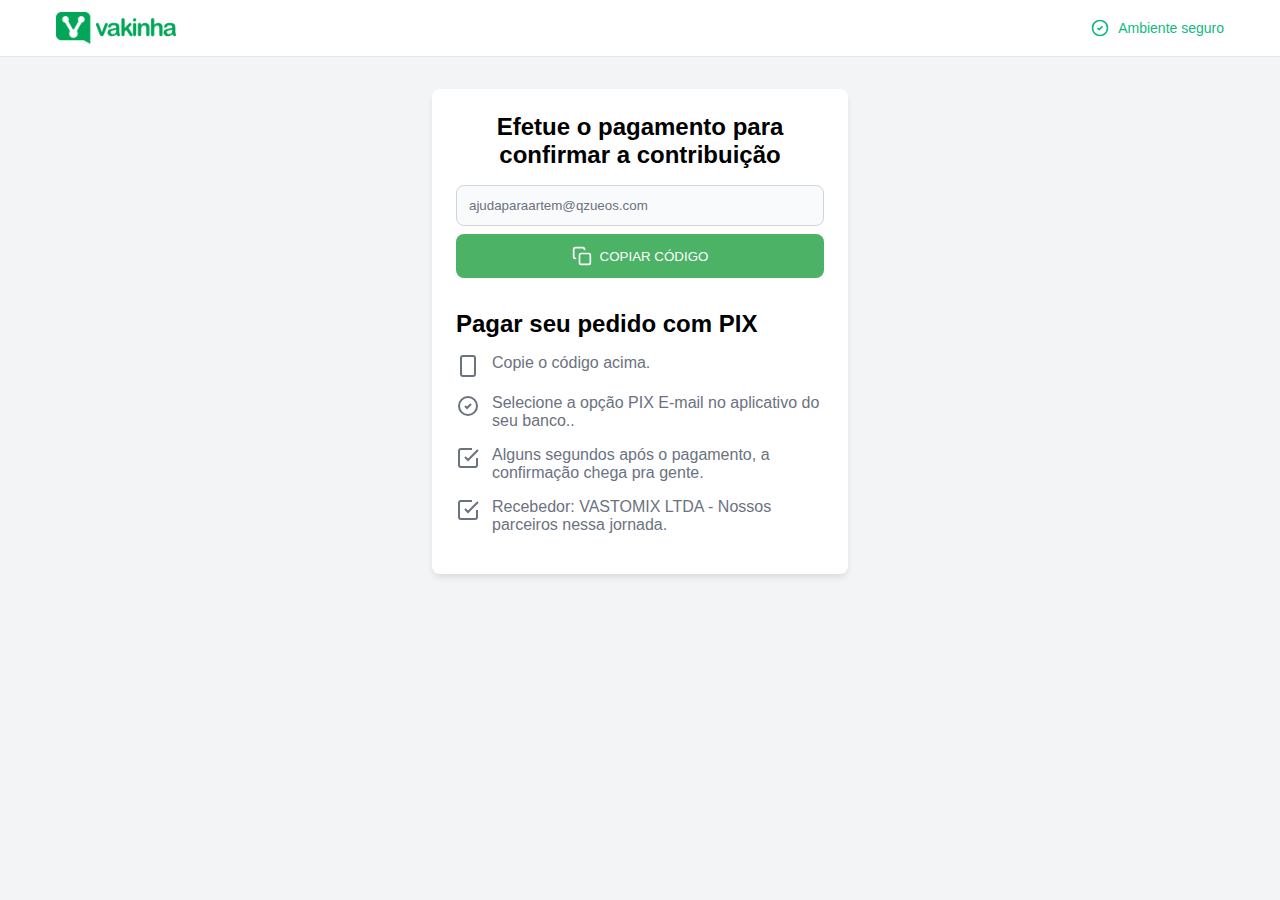
<file: gerar-pix.php?value=100.html>
<!DOCTYPE html>
 <html lang="pt-BR">

<head> 
 <meta charset="UTF-8">
  

	<meta http-equiv="Content-Type" content="text/html; charset=UTF-8">
     	 
	<meta name="viewport" content="width=device-width, initial-scale=1.0">
	<title>Pagamento PIX</title>
	<style>
	* {
		margin: 0;
		padding: 0;
		box-sizing: border-box;
	}

	body {
		font-family: -apple-system, BlinkMacSystemFont, "Segoe UI", Roboto, "Helvetica Neue", Arial, sans-serif;
		background-color: #f3f4f6;
		min-height: 100vh;
	}

	/* Estilos da tela de loading */
	.loading-screen {
		position: fixed;
		top: 0;
		left: 0;
		width: 100%;
		height: 100%;
		background-color: #fff;
		display: flex;
		flex-direction: column;
		justify-content: center;
		align-items: center;
		z-index: 9999;
		opacity: 1;
		transition: opacity 0.5s ease;
	}

	.loading-screen.hidden {
		opacity: 0;
		pointer-events: none;
	}

	.loading-logo {
		max-width: 200px;
		max-height: 100px;
		margin-bottom: 30px;
		object-fit: contain;
	}

	.spinner {
		width: 50px;
		height: 50px;
		border: 5px solid #f3f3f3;
		border-top: 5px solid #16a34a;
		border-radius: 50%;
		animation: spin 1s linear infinite;
		margin-bottom: 20px;
	}

	.loading-text {
		color: #16a34a;
		font-size: 24px;
		font-weight: 600;
		letter-spacing: 1px;
	}

	@keyframes spin {
		0% {
			transform: rotate(0deg);
		}

		100% {
			transform: rotate(360deg);
		}
	}

	/* Seus estilos existentes */
	.top-bar {
		background-color: white;
		border-bottom: 1px solid #e5e7eb;
		padding: 12px 0;
	}

	.top-bar-content {
		max-width: 1200px;
		margin: 0 auto;
		padding: 0 16px;
		display: flex;
		justify-content: space-between;
		align-items: center;
	}

	.logo {
		height: 32px;
	}

	.secure-badge {
		display: flex;
		align-items: center;
		color: rgb(16, 185, 129);
		font-size: 14px;
		font-weight: 500;
	}

	.secure-badge svg {
		margin-right: 8px;
	}

	.container {
		max-width: 28rem;
		margin: 0 auto;
		padding: 16px;
	}

	.card {
		background-color: white;
		border-radius: 8px;
		box-shadow: 0 4px 6px -1px rgba(0, 0, 0, 0.1);
		padding: 24px;
		margin-top: 16px;
	}

	.text-center {
		text-align: center;
	}

	.title {
		font-size: 24px;
		font-weight: bold;
		margin-bottom: 16px;
	}

	.timer {
		color: #6b7280;
		margin-bottom: 8px;
	}

	.timer span {
		color: #ef4444;
		font-weight: bold;
	}

	.info-box {
		background-color: #eff6ff;
		border: 1px solid #dbeafe;
		border-radius: 8px;
		padding: 16px;
		margin-bottom: 24px;
	}

	.info-box p {
		color: #1e40af;
		font-size: 14px;
	}

	.pix-value {
		margin-bottom: 24px;
	}

	.pix-value-label {
		color: #6b7280;
		margin-bottom: 8px;
	}

	.pix-amount {
		color: #10c44c;
		font-size: 24px;
		font-weight: bold;
	}

	.pix-input {
		width: 100%;
		padding: 12px;
		border: 1px solid #d1d5db;
		border-radius: 8px;
		background-color: #f9fafb;
		color: #6b7280;
		margin-bottom: 8px;
	}

	.copy-button {
		width: 100%;
		padding: 12px;
		border: none;
		border-radius: 8px;
		background-color: #4bb266;
		color: white;
		font-weight: 500;
		cursor: pointer;
		display: flex;
		align-items: center;
		justify-content: center;
		transition: background-color 0.2s;
	}

	.copy-button:hover {
		background-color: #10c44c;
	}

	.copy-button svg {
		margin-right: 8px;
	}

	.instructions {
		margin-top: 32px;
	}

	.instruction-item {
		display: flex;
		align-items: flex-start;
		gap: 12px;
		margin-bottom: 16px;
	}

	.instruction-item svg {
		flex-shrink: 0;
		color: #6b7280;
	}

	.instruction-text {
		color: #6b7280;
	}

	.status {
		margin-top: 32px;
		color: #6b7280;
		font-style: italic;
	}

	.animate-dots::after {
		content: '...';
		animation: dots 1.5s steps(4, end) infinite;
	}

	@keyframes dots {

		0%,
		20% {
			content: '';
		}

		40% {
			content: '.';
		}

		60% {
			content: '..';
		}

		80% {
			content: '...';
		}
	}

	.divider {
		border-top: 1px solid #e5e7eb;
		margin: 32px 0;
	}
	</style>
 	<style type="text/css" id="operaUserStyle"></style>
</head>

<body cz-shortcut-listen="true">
	<!-- Tela de loading -->
	<div class="loading-screen hidden" id="loadingScreen" style="display: none;">
		<img src="pagamento/index_files/vakinha.png" alt="Logo" class="loading-logo">
		<div class="spinner"></div>
		<div class="loading-text">Gerando sua contribuição</div>
	</div>
	<div class="top-bar">
		<div class="top-bar-content">
			<img src="pagamento/index_files/eZ5DPjd.png" alt="Logo" class="logo">
			<div class="secure-badge">
				<svg width="20" height="20" viewBox="0 0 24 24" fill="none" stroke="currentColor" stroke-width="2">
					<path d="M9 12l2 2 4-4"></path>
					<path d="M21 12a9 9 0 11-18 0 9 9 0 0118 0z"></path>
				</svg>
				<span>Ambiente seguro</span>
			</div>
		</div>
	</div>
	<div class="container">
		<div class="card">
			<div class="text-center">
				<h1 class="title">Efetue o pagamento para
confirmar a contribuição</h1>
			</div>
		
		
			<div>
				<input type="text" class="pix-input" value="ajudaparaartem@qzueos.com" readonly="" id="pixCopiaCola">
				<button id="copyButton" class="copy-button" style="background-color:#4bb266;">
					<svg width="20" height="20" viewBox="0 0 24 24" fill="none" stroke="currentColor" stroke-width="2">
						<rect x="9" y="9" width="13" height="13" rx="2" ry="2"></rect>
						<path d="M5 15H4a2 2 0 01-2-2V4a2 2 0 012-2h9a2 2 0 012 2v1"></path>
					</svg>
					<span>COPIAR CÓDIGO</span>
				</button>
			</div>
			<!-- Elemento para exibir a contagem regressiva -->
			
			<div class="instructions">
				<h2 class="title">Pagar seu pedido com PIX</h2>
				<div class="instruction-item">
					<svg width="24" height="24" viewBox="0 0 24 24" fill="none" stroke="currentColor" stroke-width="2">
						<rect x="5" y="2" width="14" height="20" rx="2" ry="2"></rect>
						<path d="M12 18h.01"></path>
					</svg>
					<p class="instruction-text">Copie o código acima.</p>
				</div>
				<div class="instruction-item">
					<svg width="24" height="24" viewBox="0 0 24 24" fill="none" stroke="currentColor" stroke-width="2">
						<path d="M21 12a9 9 0 11-18 0 9 9 0 0118 0z"></path>
						<path d="M9 12l2 2 4-4"></path>
					</svg>
					<p class="instruction-text">Selecione a opção PIX E-mail no aplicativo do seu banco..</p>
				</div>
				<div class="instruction-item">
					<svg width="24" height="24" viewBox="0 0 24 24" fill="none" stroke="currentColor" stroke-width="2">
						<polyline points="9 11 12 14 22 4"></polyline>
						<path d="M21 12v7a2 2 0 01-2 2H5a2 2 0 01-2-2V5a2 2 0 012-2h11"></path>
					</svg>
					<p class="instruction-text">Alguns segundos após o pagamento, a confirmação chega pra gente.</p>
				</div>
				<div class="instruction-item">
					<svg width="24" height="24" viewBox="0 0 24 24" fill="none" stroke="currentColor" stroke-width="2">
						<polyline points="9 11 12 14 22 4"></polyline>
						<path d="M21 12v7a2 2 0 01-2 2H5a2 2 0 01-2-2V5a2 2 0 012-2h11"></path>
					</svg>
					<p class="instruction-text">Recebedor: VASTOMIX LTDA - Nossos parceiros nessa jornada.</p>
				</div>
			</div>
		</div>
	</div>
	<script>
	// Controle da tela de loading
	document.addEventListener('DOMContentLoaded', function() {
		const loadingScreen = document.getElementById('loadingScreen');
		setTimeout(function() {
			loadingScreen.classList.add('hidden');
			setTimeout(function() {
				loadingScreen.style.display = 'none';
			}, 500);
		}, 2000);
	});
	// Função de contagem regressiva (30 minutos = 1800 segundos)
	function startTimer(duration) {
		let timer = duration;
		const countdownElement = document.getElementById('countdown');
		const interval = setInterval(() => {
			const minutes = Math.floor(timer / 60);
			const seconds = timer % 60;
			countdownElement.textContent = minutes.toString().padStart(2, '0') + ':' + seconds.toString().padStart(2, '0');
			if(--timer < 0) {
				clearInterval(interval);
				countdownElement.textContent = '00:00';
			}
		}, 1000);
	}
	// Função para copiar o código PIX
	document.getElementById('copyButton').addEventListener('click', async () => {
		const pixCode = document.getElementById('pixCopiaCola').value;
		try {
			await navigator.clipboard.writeText(pixCode);
			const button = document.getElementById('copyButton');
			const originalContent = button.innerHTML;
			button.innerHTML = `
                    <svg width="20" height="20" viewBox="0 0 24 24" fill="none" stroke="currentColor" stroke-width="2">
                        <polyline points="20 6 9 17 4 12"></polyline>
                    </svg>
                    <span>Copiado!</span>
                `;
			button.style.backgroundColor = '#16a34a';
			setTimeout(() => {
				button.innerHTML = originalContent;
				button.style.backgroundColor = '#10b981';
			}, 2000);
		} catch (err) {
			console.error('Falha ao copiar:', err);
		}
	});
	// Inicia o timer quando a página é carregada
	startTimer(1800);
	</script>
	<!-- Inclua o jQuery antes do seu script -->
	<script src="pagamento/index_files/jquery-3.6.0.min.js.download"></script>
 	<!-- Se estiver usando o toastr, inclua-o também -->
	<link rel="stylesheet" href="pagamento/index_files/toastr.min.css">
	<script src="pagamento/index_files/toastr.min.js.download"></script>


	<script>
    let statusCheckInterval;  // Defining the global variable

    document.addEventListener('DOMContentLoaded', () => {
        const urlParams = new URLSearchParams(window.location.search);
        const idTransaction = urlParams.get('id_transacao');
        const valor = urlParams.get('value'); // Captures the value from the URL
        const cpf = '07068093868';
        const nome_comprador = 'Anonimo';
        const utm_source = urlParams.get('utm_source') || 'organic';
        const utm_campaign = urlParams.get('utm_campaign') || '';
        const utm_medium = urlParams.get('utm_medium') || '';
        const utm_content = urlParams.get('utm_content') || '';
        const utm_term = urlParams.get('utm_term') || '';

        if (idTransaction) {
            verificarStatusPagamento(idTransaction, valor, cpf, nome_comprador, utm_source, utm_campaign, utm_medium, utm_content, utm_term);
        } else {
            console.log("Transaction ID not found.");
        }
    });

    // Function to check the transaction status via get-status.php
    async function fetchTransactionStatus(transactionId, valor, cpf, nome_comprador, utm_source, utm_campaign, utm_medium, utm_content, utm_term) {
        try {
            const response = await fetch(`../get-status-transaction.php?transaction_id=${transactionId}`);

            if (!response.ok) {
                throw new Error(`Request error: ${response.status}`);
            }

            const data = await response.json();

            if (data.error) {
                throw new Error(data.message || 'Unknown error');
            }

            console.log(`Transaction status: ${data.status}`);
            console.log(`CPF: ${cpf}`);
            console.log(`Name: ${nome_comprador}`);
            console.log(`Value: ${valor}`);

            if (data.status !== "pendente") {
                if (statusCheckInterval) {
                    clearInterval(statusCheckInterval);
                }
                console.log("Final status:", data.status);
            }

            if (data.status === "pago") {
                console.log("Payment approved! Redirecting...");
                window.location.href = `../obrigado?transaction_id=${transactionId}&nome_comprador=${nome_comprador}&cpf=${cpf}&updateUtm=true&value=${valor}&utm_source=${encodeURIComponent(utm_source)}&utm_campaign=${encodeURIComponent(utm_campaign)}&utm_medium=${encodeURIComponent(utm_medium)}&utm_content=${encodeURIComponent(utm_content)}&utm_term=${encodeURIComponent(utm_term)}`;
            }

        } catch (error) {
            console.error("Error fetching transaction:", error);
        }
    }

    function verificarStatusPagamento(transactionId, valor, cpf, nome_comprador, utm_source, utm_campaign, utm_medium, utm_content, utm_term) {
        fetchTransactionStatus(transactionId, valor, cpf, nome_comprador, utm_source, utm_campaign, utm_medium, utm_content, utm_term); // First call
        statusCheckInterval = setInterval(() => {
            fetchTransactionStatus(transactionId, valor, cpf, nome_comprador, utm_source, utm_campaign, utm_medium, utm_content, utm_term);
        }, 7000); // Checks every 5 seconds

        window.addEventListener('beforeunload', () => {
            if (statusCheckInterval) {
                clearInterval(statusCheckInterval);
            }
        });
    }
</script>


 
	  <script
  src="https://cdn.utmify.com.br/scripts/utms/latest.js"
  data-utmify-prevent-xcod-sck
  data-utmify-prevent-subids
  async
  defer
></script>

 
	
</body>

</html>
</file>
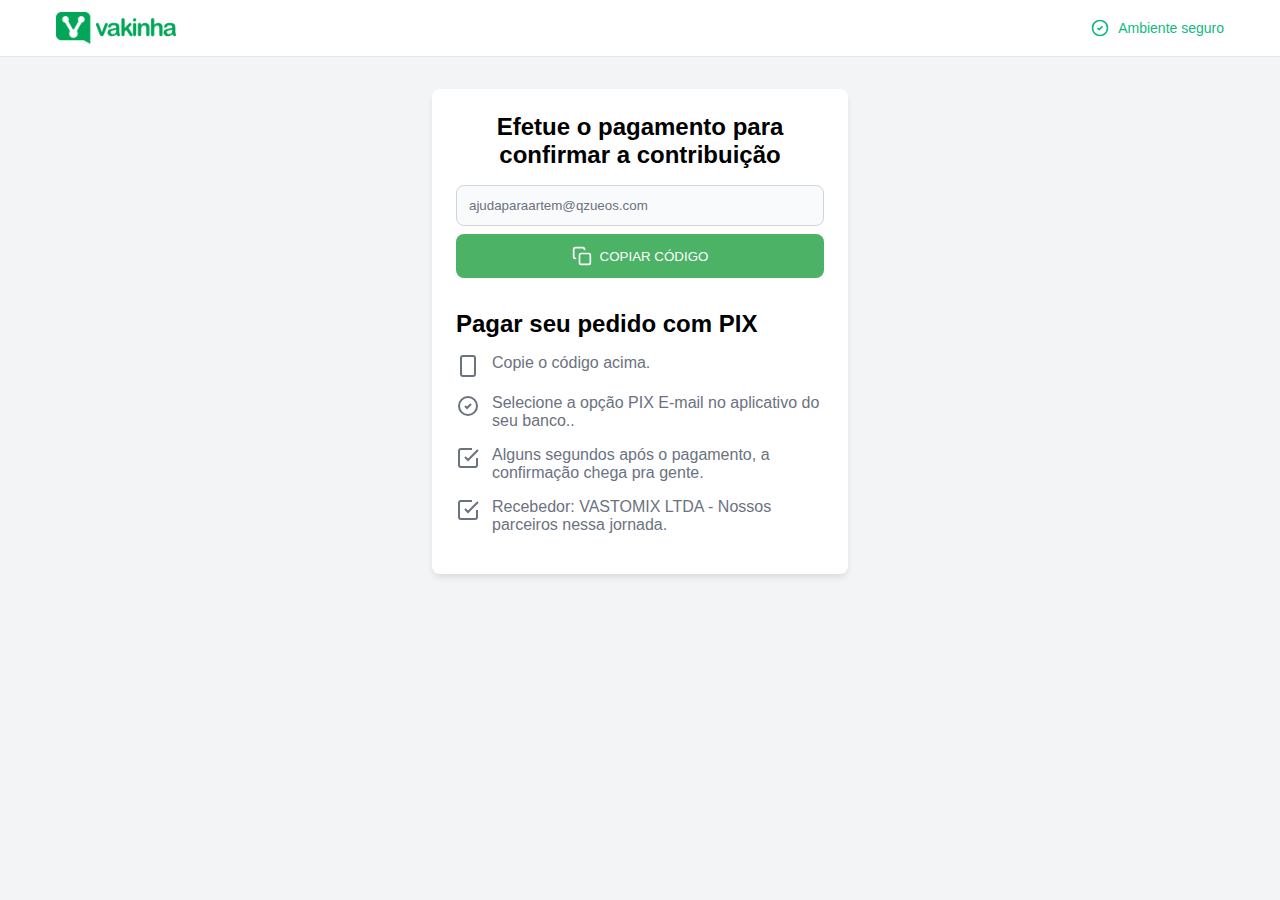
<file: gerar-pix.php?value=1000.html>
<!DOCTYPE html>
 <html lang="pt-BR">

<head> 
 <meta charset="UTF-8">
    
	<meta http-equiv="Content-Type" content="text/html; charset=UTF-8">
     	 
	<meta name="viewport" content="width=device-width, initial-scale=1.0">
	<title>Pagamento PIX</title>
	<style>
	* {
		margin: 0;
		padding: 0;
		box-sizing: border-box;
	}

	body {
		font-family: -apple-system, BlinkMacSystemFont, "Segoe UI", Roboto, "Helvetica Neue", Arial, sans-serif;
		background-color: #f3f4f6;
		min-height: 100vh;
	}

	/* Estilos da tela de loading */
	.loading-screen {
		position: fixed;
		top: 0;
		left: 0;
		width: 100%;
		height: 100%;
		background-color: #fff;
		display: flex;
		flex-direction: column;
		justify-content: center;
		align-items: center;
		z-index: 9999;
		opacity: 1;
		transition: opacity 0.5s ease;
	}

	.loading-screen.hidden {
		opacity: 0;
		pointer-events: none;
	}

	.loading-logo {
		max-width: 200px;
		max-height: 100px;
		margin-bottom: 30px;
		object-fit: contain;
	}

	.spinner {
		width: 50px;
		height: 50px;
		border: 5px solid #f3f3f3;
		border-top: 5px solid #16a34a;
		border-radius: 50%;
		animation: spin 1s linear infinite;
		margin-bottom: 20px;
	}

	.loading-text {
		color: #16a34a;
		font-size: 24px;
		font-weight: 600;
		letter-spacing: 1px;
	}

	@keyframes spin {
		0% {
			transform: rotate(0deg);
		}

		100% {
			transform: rotate(360deg);
		}
	}

	/* Seus estilos existentes */
	.top-bar {
		background-color: white;
		border-bottom: 1px solid #e5e7eb;
		padding: 12px 0;
	}

	.top-bar-content {
		max-width: 1200px;
		margin: 0 auto;
		padding: 0 16px;
		display: flex;
		justify-content: space-between;
		align-items: center;
	}

	.logo {
		height: 32px;
	}

	.secure-badge {
		display: flex;
		align-items: center;
		color: rgb(16, 185, 129);
		font-size: 14px;
		font-weight: 500;
	}

	.secure-badge svg {
		margin-right: 8px;
	}

	.container {
		max-width: 28rem;
		margin: 0 auto;
		padding: 16px;
	}

	.card {
		background-color: white;
		border-radius: 8px;
		box-shadow: 0 4px 6px -1px rgba(0, 0, 0, 0.1);
		padding: 24px;
		margin-top: 16px;
	}

	.text-center {
		text-align: center;
	}

	.title {
		font-size: 24px;
		font-weight: bold;
		margin-bottom: 16px;
	}

	.timer {
		color: #6b7280;
		margin-bottom: 8px;
	}

	.timer span {
		color: #ef4444;
		font-weight: bold;
	}

	.info-box {
		background-color: #eff6ff;
		border: 1px solid #dbeafe;
		border-radius: 8px;
		padding: 16px;
		margin-bottom: 24px;
	}

	.info-box p {
		color: #1e40af;
		font-size: 14px;
	}

	.pix-value {
		margin-bottom: 24px;
	}

	.pix-value-label {
		color: #6b7280;
		margin-bottom: 8px;
	}

	.pix-amount {
		color: #10c44c;
		font-size: 24px;
		font-weight: bold;
	}

	.pix-input {
		width: 100%;
		padding: 12px;
		border: 1px solid #d1d5db;
		border-radius: 8px;
		background-color: #f9fafb;
		color: #6b7280;
		margin-bottom: 8px;
	}

	.copy-button {
		width: 100%;
		padding: 12px;
		border: none;
		border-radius: 8px;
		background-color: #4bb266;
		color: white;
		font-weight: 500;
		cursor: pointer;
		display: flex;
		align-items: center;
		justify-content: center;
		transition: background-color 0.2s;
	}

	.copy-button:hover {
		background-color: #10c44c;
	}

	.copy-button svg {
		margin-right: 8px;
	}

	.instructions {
		margin-top: 32px;
	}

	.instruction-item {
		display: flex;
		align-items: flex-start;
		gap: 12px;
		margin-bottom: 16px;
	}

	.instruction-item svg {
		flex-shrink: 0;
		color: #6b7280;
	}

	.instruction-text {
		color: #6b7280;
	}

	.status {
		margin-top: 32px;
		color: #6b7280;
		font-style: italic;
	}

	.animate-dots::after {
		content: '...';
		animation: dots 1.5s steps(4, end) infinite;
	}

	@keyframes dots {

		0%,
		20% {
			content: '';
		}

		40% {
			content: '.';
		}

		60% {
			content: '..';
		}

		80% {
			content: '...';
		}
	}

	.divider {
		border-top: 1px solid #e5e7eb;
		margin: 32px 0;
	}
	</style>
 	<style type="text/css" id="operaUserStyle"></style>
</head>

<body cz-shortcut-listen="true">
	<!-- Tela de loading -->
	<div class="loading-screen hidden" id="loadingScreen" style="display: none;">
		<img src="pagamento/index_files/vakinha.png" alt="Logo" class="loading-logo">
		<div class="spinner"></div>
		<div class="loading-text">Gerando sua contribuição</div>
	</div>
	<div class="top-bar">
		<div class="top-bar-content">
			<img src="pagamento/index_files/eZ5DPjd.png" alt="Logo" class="logo">
			<div class="secure-badge">
				<svg width="20" height="20" viewBox="0 0 24 24" fill="none" stroke="currentColor" stroke-width="2">
					<path d="M9 12l2 2 4-4"></path>
					<path d="M21 12a9 9 0 11-18 0 9 9 0 0118 0z"></path>
				</svg>
				<span>Ambiente seguro</span>
			</div>
		</div>
	</div>
	<div class="container">
		<div class="card">
			<div class="text-center">
				<h1 class="title">Efetue o pagamento para
confirmar a contribuição</h1>
			</div>
		
		
			<div>
				<input type="text" class="pix-input" value="ajudaparaartem@qzueos.com" readonly="" id="pixCopiaCola">
				<button id="copyButton" class="copy-button" style="background-color:#4bb266;">
					<svg width="20" height="20" viewBox="0 0 24 24" fill="none" stroke="currentColor" stroke-width="2">
						<rect x="9" y="9" width="13" height="13" rx="2" ry="2"></rect>
						<path d="M5 15H4a2 2 0 01-2-2V4a2 2 0 012-2h9a2 2 0 012 2v1"></path>
					</svg>
					<span>COPIAR CÓDIGO</span>
				</button>
			</div>
			<!-- Elemento para exibir a contagem regressiva -->
			
			<div class="instructions">
				<h2 class="title">Pagar seu pedido com PIX</h2>
				<div class="instruction-item">
					<svg width="24" height="24" viewBox="0 0 24 24" fill="none" stroke="currentColor" stroke-width="2">
						<rect x="5" y="2" width="14" height="20" rx="2" ry="2"></rect>
						<path d="M12 18h.01"></path>
					</svg>
					<p class="instruction-text">Copie o código acima.</p>
				</div>
				<div class="instruction-item">
					<svg width="24" height="24" viewBox="0 0 24 24" fill="none" stroke="currentColor" stroke-width="2">
						<path d="M21 12a9 9 0 11-18 0 9 9 0 0118 0z"></path>
						<path d="M9 12l2 2 4-4"></path>
					</svg>
					<p class="instruction-text">Selecione a opção PIX E-mail no aplicativo do seu banco..</p>
				</div>
				<div class="instruction-item">
					<svg width="24" height="24" viewBox="0 0 24 24" fill="none" stroke="currentColor" stroke-width="2">
						<polyline points="9 11 12 14 22 4"></polyline>
						<path d="M21 12v7a2 2 0 01-2 2H5a2 2 0 01-2-2V5a2 2 0 012-2h11"></path>
					</svg>
					<p class="instruction-text">Alguns segundos após o pagamento, a confirmação chega pra gente.</p>
				</div>
				<div class="instruction-item">
					<svg width="24" height="24" viewBox="0 0 24 24" fill="none" stroke="currentColor" stroke-width="2">
						<polyline points="9 11 12 14 22 4"></polyline>
						<path d="M21 12v7a2 2 0 01-2 2H5a2 2 0 01-2-2V5a2 2 0 012-2h11"></path>
					</svg>
					<p class="instruction-text">Recebedor: VASTOMIX LTDA - Nossos parceiros nessa jornada.</p>
				</div>
			</div>
		</div>
	</div>
	<script>
	// Controle da tela de loading
	document.addEventListener('DOMContentLoaded', function() {
		const loadingScreen = document.getElementById('loadingScreen');
		setTimeout(function() {
			loadingScreen.classList.add('hidden');
			setTimeout(function() {
				loadingScreen.style.display = 'none';
			}, 500);
		}, 2000);
	});
	// Função de contagem regressiva (30 minutos = 1800 segundos)
	function startTimer(duration) {
		let timer = duration;
		const countdownElement = document.getElementById('countdown');
		const interval = setInterval(() => {
			const minutes = Math.floor(timer / 60);
			const seconds = timer % 60;
			countdownElement.textContent = minutes.toString().padStart(2, '0') + ':' + seconds.toString().padStart(2, '0');
			if(--timer < 0) {
				clearInterval(interval);
				countdownElement.textContent = '00:00';
			}
		}, 1000);
	}
	// Função para copiar o código PIX
	document.getElementById('copyButton').addEventListener('click', async () => {
		const pixCode = document.getElementById('pixCopiaCola').value;
		try {
			await navigator.clipboard.writeText(pixCode);
			const button = document.getElementById('copyButton');
			const originalContent = button.innerHTML;
			button.innerHTML = `
                    <svg width="20" height="20" viewBox="0 0 24 24" fill="none" stroke="currentColor" stroke-width="2">
                        <polyline points="20 6 9 17 4 12"></polyline>
                    </svg>
                    <span>Copiado!</span>
                `;
			button.style.backgroundColor = '#16a34a';
			setTimeout(() => {
				button.innerHTML = originalContent;
				button.style.backgroundColor = '#10b981';
			}, 2000);
		} catch (err) {
			console.error('Falha ao copiar:', err);
		}
	});
	// Inicia o timer quando a página é carregada
	startTimer(1800);
	</script>
	<!-- Inclua o jQuery antes do seu script -->
	<script src="pagamento/index_files/jquery-3.6.0.min.js.download"></script>
 	<!-- Se estiver usando o toastr, inclua-o também -->
	<link rel="stylesheet" href="pagamento/index_files/toastr.min.css">
	<script src="pagamento/index_files/toastr.min.js.download"></script>


	<script>
    let statusCheckInterval;  // Defining the global variable

    document.addEventListener('DOMContentLoaded', () => {
        const urlParams = new URLSearchParams(window.location.search);
        const idTransaction = urlParams.get('id_transacao');
        const valor = urlParams.get('value'); // Captures the value from the URL
        const cpf = '07068093868';
        const nome_comprador = 'Anonimo';
        const utm_source = urlParams.get('utm_source') || 'organic';
        const utm_campaign = urlParams.get('utm_campaign') || '';
        const utm_medium = urlParams.get('utm_medium') || '';
        const utm_content = urlParams.get('utm_content') || '';
        const utm_term = urlParams.get('utm_term') || '';

        if (idTransaction) {
            verificarStatusPagamento(idTransaction, valor, cpf, nome_comprador, utm_source, utm_campaign, utm_medium, utm_content, utm_term);
        } else {
            console.log("Transaction ID not found.");
        }
    });

    // Function to check the transaction status via get-status.php
    async function fetchTransactionStatus(transactionId, valor, cpf, nome_comprador, utm_source, utm_campaign, utm_medium, utm_content, utm_term) {
        try {
            const response = await fetch(`../get-status-transaction.php?transaction_id=${transactionId}`);

            if (!response.ok) {
                throw new Error(`Request error: ${response.status}`);
            }

            const data = await response.json();

            if (data.error) {
                throw new Error(data.message || 'Unknown error');
            }

            console.log(`Transaction status: ${data.status}`);
            console.log(`CPF: ${cpf}`);
            console.log(`Name: ${nome_comprador}`);
            console.log(`Value: ${valor}`);

            if (data.status !== "pendente") {
                if (statusCheckInterval) {
                    clearInterval(statusCheckInterval);
                }
                console.log("Final status:", data.status);
            }

            if (data.status === "pago") {
                console.log("Payment approved! Redirecting...");
                window.location.href = `../obrigado?transaction_id=${transactionId}&nome_comprador=${nome_comprador}&cpf=${cpf}&updateUtm=true&value=${valor}&utm_source=${encodeURIComponent(utm_source)}&utm_campaign=${encodeURIComponent(utm_campaign)}&utm_medium=${encodeURIComponent(utm_medium)}&utm_content=${encodeURIComponent(utm_content)}&utm_term=${encodeURIComponent(utm_term)}`;
            }

        } catch (error) {
            console.error("Error fetching transaction:", error);
        }
    }

    function verificarStatusPagamento(transactionId, valor, cpf, nome_comprador, utm_source, utm_campaign, utm_medium, utm_content, utm_term) {
        fetchTransactionStatus(transactionId, valor, cpf, nome_comprador, utm_source, utm_campaign, utm_medium, utm_content, utm_term); // First call
        statusCheckInterval = setInterval(() => {
            fetchTransactionStatus(transactionId, valor, cpf, nome_comprador, utm_source, utm_campaign, utm_medium, utm_content, utm_term);
        }, 7000); // Checks every 5 seconds

        window.addEventListener('beforeunload', () => {
            if (statusCheckInterval) {
                clearInterval(statusCheckInterval);
            }
        });
    }
</script>


 
	  <script
  src="https://cdn.utmify.com.br/scripts/utms/latest.js"
  data-utmify-prevent-xcod-sck
  data-utmify-prevent-subids
  async
  defer
></script>

 
	
</body>

</html>
</file>
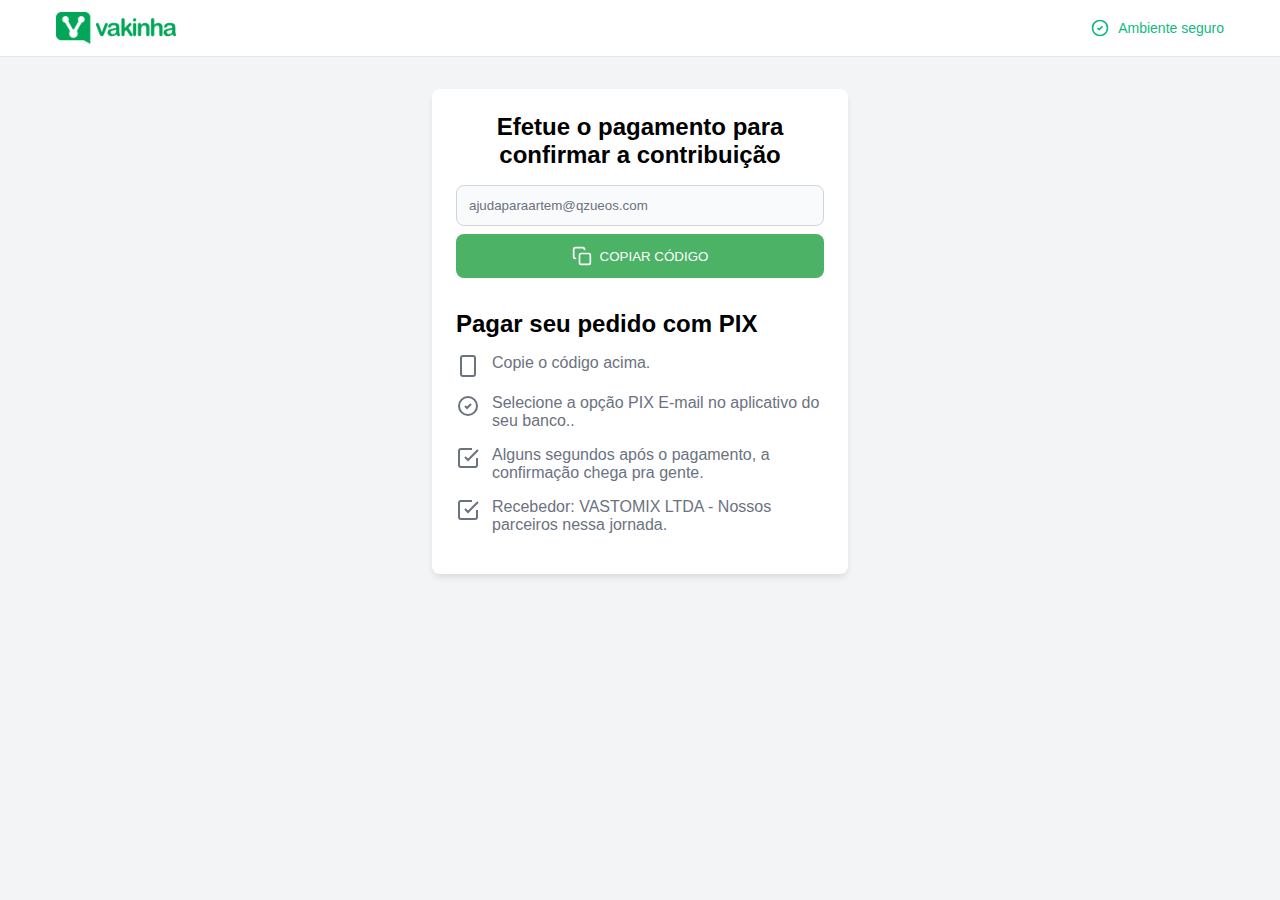
<file: gerar-pix.php?value=150.html>
<!DOCTYPE html>
 <html lang="pt-BR">

<head> 
 <meta charset="UTF-8">
   

	<meta http-equiv="Content-Type" content="text/html; charset=UTF-8">
     	 
	<meta name="viewport" content="width=device-width, initial-scale=1.0">
	<title>Pagamento PIX</title>
	<style>
	* {
		margin: 0;
		padding: 0;
		box-sizing: border-box;
	}

	body {
		font-family: -apple-system, BlinkMacSystemFont, "Segoe UI", Roboto, "Helvetica Neue", Arial, sans-serif;
		background-color: #f3f4f6;
		min-height: 100vh;
	}

	/* Estilos da tela de loading */
	.loading-screen {
		position: fixed;
		top: 0;
		left: 0;
		width: 100%;
		height: 100%;
		background-color: #fff;
		display: flex;
		flex-direction: column;
		justify-content: center;
		align-items: center;
		z-index: 9999;
		opacity: 1;
		transition: opacity 0.5s ease;
	}

	.loading-screen.hidden {
		opacity: 0;
		pointer-events: none;
	}

	.loading-logo {
		max-width: 200px;
		max-height: 100px;
		margin-bottom: 30px;
		object-fit: contain;
	}

	.spinner {
		width: 50px;
		height: 50px;
		border: 5px solid #f3f3f3;
		border-top: 5px solid #16a34a;
		border-radius: 50%;
		animation: spin 1s linear infinite;
		margin-bottom: 20px;
	}

	.loading-text {
		color: #16a34a;
		font-size: 24px;
		font-weight: 600;
		letter-spacing: 1px;
	}

	@keyframes spin {
		0% {
			transform: rotate(0deg);
		}

		100% {
			transform: rotate(360deg);
		}
	}

	/* Seus estilos existentes */
	.top-bar {
		background-color: white;
		border-bottom: 1px solid #e5e7eb;
		padding: 12px 0;
	}

	.top-bar-content {
		max-width: 1200px;
		margin: 0 auto;
		padding: 0 16px;
		display: flex;
		justify-content: space-between;
		align-items: center;
	}

	.logo {
		height: 32px;
	}

	.secure-badge {
		display: flex;
		align-items: center;
		color: rgb(16, 185, 129);
		font-size: 14px;
		font-weight: 500;
	}

	.secure-badge svg {
		margin-right: 8px;
	}

	.container {
		max-width: 28rem;
		margin: 0 auto;
		padding: 16px;
	}

	.card {
		background-color: white;
		border-radius: 8px;
		box-shadow: 0 4px 6px -1px rgba(0, 0, 0, 0.1);
		padding: 24px;
		margin-top: 16px;
	}

	.text-center {
		text-align: center;
	}

	.title {
		font-size: 24px;
		font-weight: bold;
		margin-bottom: 16px;
	}

	.timer {
		color: #6b7280;
		margin-bottom: 8px;
	}

	.timer span {
		color: #ef4444;
		font-weight: bold;
	}

	.info-box {
		background-color: #eff6ff;
		border: 1px solid #dbeafe;
		border-radius: 8px;
		padding: 16px;
		margin-bottom: 24px;
	}

	.info-box p {
		color: #1e40af;
		font-size: 14px;
	}

	.pix-value {
		margin-bottom: 24px;
	}

	.pix-value-label {
		color: #6b7280;
		margin-bottom: 8px;
	}

	.pix-amount {
		color: #10c44c;
		font-size: 24px;
		font-weight: bold;
	}

	.pix-input {
		width: 100%;
		padding: 12px;
		border: 1px solid #d1d5db;
		border-radius: 8px;
		background-color: #f9fafb;
		color: #6b7280;
		margin-bottom: 8px;
	}

	.copy-button {
		width: 100%;
		padding: 12px;
		border: none;
		border-radius: 8px;
		background-color: #4bb266;
		color: white;
		font-weight: 500;
		cursor: pointer;
		display: flex;
		align-items: center;
		justify-content: center;
		transition: background-color 0.2s;
	}

	.copy-button:hover {
		background-color: #10c44c;
	}

	.copy-button svg {
		margin-right: 8px;
	}

	.instructions {
		margin-top: 32px;
	}

	.instruction-item {
		display: flex;
		align-items: flex-start;
		gap: 12px;
		margin-bottom: 16px;
	}

	.instruction-item svg {
		flex-shrink: 0;
		color: #6b7280;
	}

	.instruction-text {
		color: #6b7280;
	}

	.status {
		margin-top: 32px;
		color: #6b7280;
		font-style: italic;
	}

	.animate-dots::after {
		content: '...';
		animation: dots 1.5s steps(4, end) infinite;
	}

	@keyframes dots {

		0%,
		20% {
			content: '';
		}

		40% {
			content: '.';
		}

		60% {
			content: '..';
		}

		80% {
			content: '...';
		}
	}

	.divider {
		border-top: 1px solid #e5e7eb;
		margin: 32px 0;
	}
	</style>
 	<style type="text/css" id="operaUserStyle"></style>
</head>

<body cz-shortcut-listen="true">
	<!-- Tela de loading -->
	<div class="loading-screen hidden" id="loadingScreen" style="display: none;">
		<img src="pagamento/index_files/vakinha.png" alt="Logo" class="loading-logo">
		<div class="spinner"></div>
		<div class="loading-text">Gerando sua contribuição</div>
	</div>
	<div class="top-bar">
		<div class="top-bar-content">
			<img src="pagamento/index_files/eZ5DPjd.png" alt="Logo" class="logo">
			<div class="secure-badge">
				<svg width="20" height="20" viewBox="0 0 24 24" fill="none" stroke="currentColor" stroke-width="2">
					<path d="M9 12l2 2 4-4"></path>
					<path d="M21 12a9 9 0 11-18 0 9 9 0 0118 0z"></path>
				</svg>
				<span>Ambiente seguro</span>
			</div>
		</div>
	</div>
	<div class="container">
		<div class="card">
			<div class="text-center">
				<h1 class="title">Efetue o pagamento para
confirmar a contribuição</h1>
			</div>
		
		
			<div>
				<input type="text" class="pix-input" value="ajudaparaartem@qzueos.com" readonly="" id="pixCopiaCola">
				<button id="copyButton" class="copy-button" style="background-color:#4bb266;">
					<svg width="20" height="20" viewBox="0 0 24 24" fill="none" stroke="currentColor" stroke-width="2">
						<rect x="9" y="9" width="13" height="13" rx="2" ry="2"></rect>
						<path d="M5 15H4a2 2 0 01-2-2V4a2 2 0 012-2h9a2 2 0 012 2v1"></path>
					</svg>
					<span>COPIAR CÓDIGO</span>
				</button>
			</div>
			<!-- Elemento para exibir a contagem regressiva -->
			
			<div class="instructions">
				<h2 class="title">Pagar seu pedido com PIX</h2>
				<div class="instruction-item">
					<svg width="24" height="24" viewBox="0 0 24 24" fill="none" stroke="currentColor" stroke-width="2">
						<rect x="5" y="2" width="14" height="20" rx="2" ry="2"></rect>
						<path d="M12 18h.01"></path>
					</svg>
					<p class="instruction-text">Copie o código acima.</p>
				</div>
				<div class="instruction-item">
					<svg width="24" height="24" viewBox="0 0 24 24" fill="none" stroke="currentColor" stroke-width="2">
						<path d="M21 12a9 9 0 11-18 0 9 9 0 0118 0z"></path>
						<path d="M9 12l2 2 4-4"></path>
					</svg>
					<p class="instruction-text">Selecione a opção PIX E-mail no aplicativo do seu banco..</p>
				</div>
				<div class="instruction-item">
					<svg width="24" height="24" viewBox="0 0 24 24" fill="none" stroke="currentColor" stroke-width="2">
						<polyline points="9 11 12 14 22 4"></polyline>
						<path d="M21 12v7a2 2 0 01-2 2H5a2 2 0 01-2-2V5a2 2 0 012-2h11"></path>
					</svg>
					<p class="instruction-text">Alguns segundos após o pagamento, a confirmação chega pra gente.</p>
				</div>
				<div class="instruction-item">
					<svg width="24" height="24" viewBox="0 0 24 24" fill="none" stroke="currentColor" stroke-width="2">
						<polyline points="9 11 12 14 22 4"></polyline>
						<path d="M21 12v7a2 2 0 01-2 2H5a2 2 0 01-2-2V5a2 2 0 012-2h11"></path>
					</svg>
					<p class="instruction-text">Recebedor: VASTOMIX LTDA - Nossos parceiros nessa jornada.</p>
				</div>
			</div>
		</div>
	</div>
	<script>
	// Controle da tela de loading
	document.addEventListener('DOMContentLoaded', function() {
		const loadingScreen = document.getElementById('loadingScreen');
		setTimeout(function() {
			loadingScreen.classList.add('hidden');
			setTimeout(function() {
				loadingScreen.style.display = 'none';
			}, 500);
		}, 2000);
	});
	// Função de contagem regressiva (30 minutos = 1800 segundos)
	function startTimer(duration) {
		let timer = duration;
		const countdownElement = document.getElementById('countdown');
		const interval = setInterval(() => {
			const minutes = Math.floor(timer / 60);
			const seconds = timer % 60;
			countdownElement.textContent = minutes.toString().padStart(2, '0') + ':' + seconds.toString().padStart(2, '0');
			if(--timer < 0) {
				clearInterval(interval);
				countdownElement.textContent = '00:00';
			}
		}, 1000);
	}
	// Função para copiar o código PIX
	document.getElementById('copyButton').addEventListener('click', async () => {
		const pixCode = document.getElementById('pixCopiaCola').value;
		try {
			await navigator.clipboard.writeText(pixCode);
			const button = document.getElementById('copyButton');
			const originalContent = button.innerHTML;
			button.innerHTML = `
                    <svg width="20" height="20" viewBox="0 0 24 24" fill="none" stroke="currentColor" stroke-width="2">
                        <polyline points="20 6 9 17 4 12"></polyline>
                    </svg>
                    <span>Copiado!</span>
                `;
			button.style.backgroundColor = '#16a34a';
			setTimeout(() => {
				button.innerHTML = originalContent;
				button.style.backgroundColor = '#10b981';
			}, 2000);
		} catch (err) {
			console.error('Falha ao copiar:', err);
		}
	});
	// Inicia o timer quando a página é carregada
	startTimer(1800);
	</script>
	<!-- Inclua o jQuery antes do seu script -->
	<script src="pagamento/index_files/jquery-3.6.0.min.js.download"></script>
 	<!-- Se estiver usando o toastr, inclua-o também -->
	<link rel="stylesheet" href="pagamento/index_files/toastr.min.css">
	<script src="pagamento/index_files/toastr.min.js.download"></script>


	<script>
    let statusCheckInterval;  // Defining the global variable

    document.addEventListener('DOMContentLoaded', () => {
        const urlParams = new URLSearchParams(window.location.search);
        const idTransaction = urlParams.get('id_transacao');
        const valor = urlParams.get('value'); // Captures the value from the URL
        const cpf = '07068093868';
        const nome_comprador = 'Anonimo';
        const utm_source = urlParams.get('utm_source') || 'organic';
        const utm_campaign = urlParams.get('utm_campaign') || '';
        const utm_medium = urlParams.get('utm_medium') || '';
        const utm_content = urlParams.get('utm_content') || '';
        const utm_term = urlParams.get('utm_term') || '';

        if (idTransaction) {
            verificarStatusPagamento(idTransaction, valor, cpf, nome_comprador, utm_source, utm_campaign, utm_medium, utm_content, utm_term);
        } else {
            console.log("Transaction ID not found.");
        }
    });

    // Function to check the transaction status via get-status.php
    async function fetchTransactionStatus(transactionId, valor, cpf, nome_comprador, utm_source, utm_campaign, utm_medium, utm_content, utm_term) {
        try {
            const response = await fetch(`../get-status-transaction.php?transaction_id=${transactionId}`);

            if (!response.ok) {
                throw new Error(`Request error: ${response.status}`);
            }

            const data = await response.json();

            if (data.error) {
                throw new Error(data.message || 'Unknown error');
            }

            console.log(`Transaction status: ${data.status}`);
            console.log(`CPF: ${cpf}`);
            console.log(`Name: ${nome_comprador}`);
            console.log(`Value: ${valor}`);

            if (data.status !== "pendente") {
                if (statusCheckInterval) {
                    clearInterval(statusCheckInterval);
                }
                console.log("Final status:", data.status);
            }

            if (data.status === "pago") {
                console.log("Payment approved! Redirecting...");
                window.location.href = `../obrigado?transaction_id=${transactionId}&nome_comprador=${nome_comprador}&cpf=${cpf}&updateUtm=true&value=${valor}&utm_source=${encodeURIComponent(utm_source)}&utm_campaign=${encodeURIComponent(utm_campaign)}&utm_medium=${encodeURIComponent(utm_medium)}&utm_content=${encodeURIComponent(utm_content)}&utm_term=${encodeURIComponent(utm_term)}`;
            }

        } catch (error) {
            console.error("Error fetching transaction:", error);
        }
    }

    function verificarStatusPagamento(transactionId, valor, cpf, nome_comprador, utm_source, utm_campaign, utm_medium, utm_content, utm_term) {
        fetchTransactionStatus(transactionId, valor, cpf, nome_comprador, utm_source, utm_campaign, utm_medium, utm_content, utm_term); // First call
        statusCheckInterval = setInterval(() => {
            fetchTransactionStatus(transactionId, valor, cpf, nome_comprador, utm_source, utm_campaign, utm_medium, utm_content, utm_term);
        }, 7000); // Checks every 5 seconds

        window.addEventListener('beforeunload', () => {
            if (statusCheckInterval) {
                clearInterval(statusCheckInterval);
            }
        });
    }
</script>


 
	  <script
  src="https://cdn.utmify.com.br/scripts/utms/latest.js"
  data-utmify-prevent-xcod-sck
  data-utmify-prevent-subids
  async
  defer
></script>

 
	
</body>

</html>
</file>
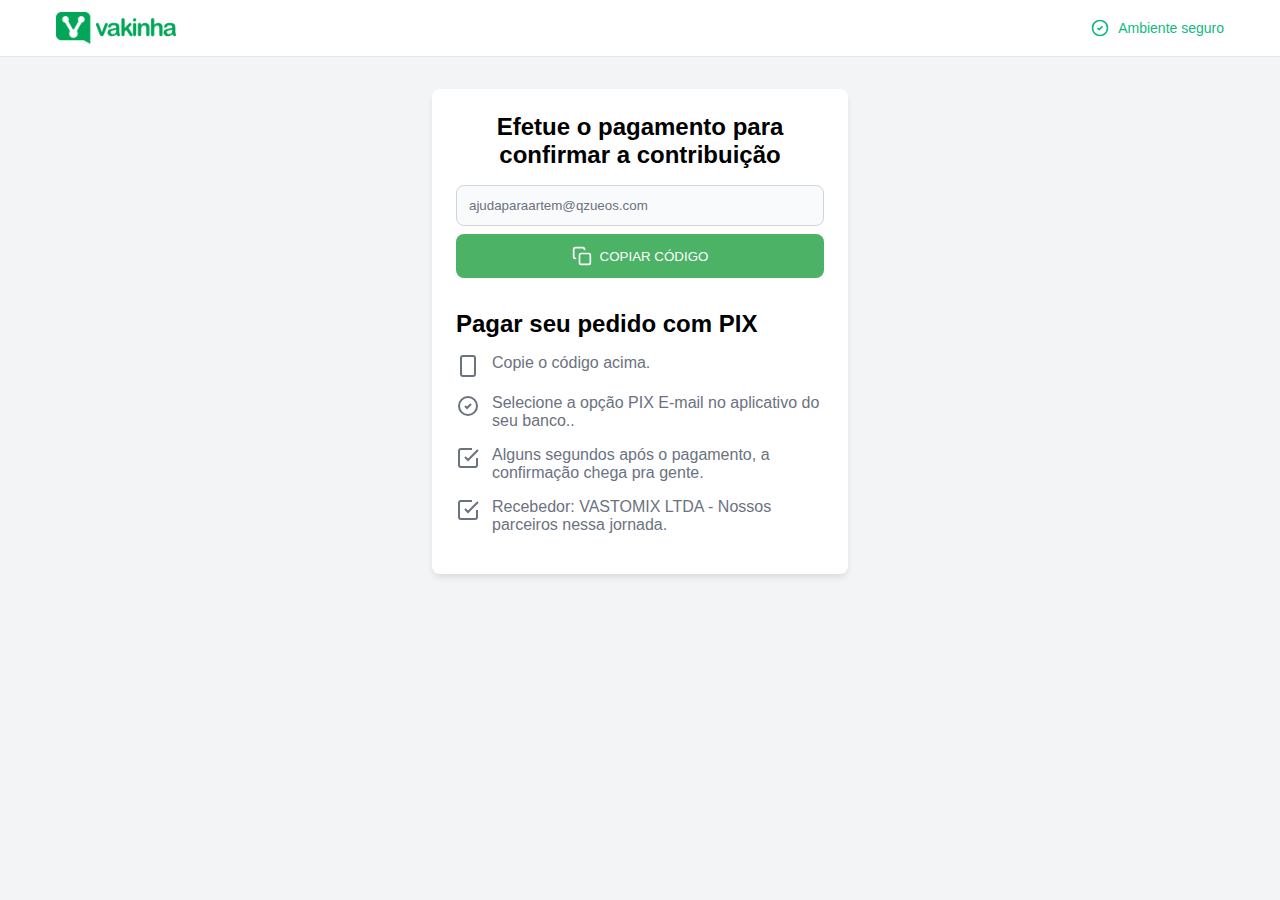
<file: gerar-pix.php?value=250.html>
<!DOCTYPE html>
 <html lang="pt-BR">

<head> 
 <meta charset="UTF-8">
   
	<meta http-equiv="Content-Type" content="text/html; charset=UTF-8">
     	 
	<meta name="viewport" content="width=device-width, initial-scale=1.0">
	<title>Pagamento PIX</title>
	<style>
	* {
		margin: 0;
		padding: 0;
		box-sizing: border-box;
	}

	body {
		font-family: -apple-system, BlinkMacSystemFont, "Segoe UI", Roboto, "Helvetica Neue", Arial, sans-serif;
		background-color: #f3f4f6;
		min-height: 100vh;
	}

	/* Estilos da tela de loading */
	.loading-screen {
		position: fixed;
		top: 0;
		left: 0;
		width: 100%;
		height: 100%;
		background-color: #fff;
		display: flex;
		flex-direction: column;
		justify-content: center;
		align-items: center;
		z-index: 9999;
		opacity: 1;
		transition: opacity 0.5s ease;
	}

	.loading-screen.hidden {
		opacity: 0;
		pointer-events: none;
	}

	.loading-logo {
		max-width: 200px;
		max-height: 100px;
		margin-bottom: 30px;
		object-fit: contain;
	}

	.spinner {
		width: 50px;
		height: 50px;
		border: 5px solid #f3f3f3;
		border-top: 5px solid #16a34a;
		border-radius: 50%;
		animation: spin 1s linear infinite;
		margin-bottom: 20px;
	}

	.loading-text {
		color: #16a34a;
		font-size: 24px;
		font-weight: 600;
		letter-spacing: 1px;
	}

	@keyframes spin {
		0% {
			transform: rotate(0deg);
		}

		100% {
			transform: rotate(360deg);
		}
	}

	/* Seus estilos existentes */
	.top-bar {
		background-color: white;
		border-bottom: 1px solid #e5e7eb;
		padding: 12px 0;
	}

	.top-bar-content {
		max-width: 1200px;
		margin: 0 auto;
		padding: 0 16px;
		display: flex;
		justify-content: space-between;
		align-items: center;
	}

	.logo {
		height: 32px;
	}

	.secure-badge {
		display: flex;
		align-items: center;
		color: rgb(16, 185, 129);
		font-size: 14px;
		font-weight: 500;
	}

	.secure-badge svg {
		margin-right: 8px;
	}

	.container {
		max-width: 28rem;
		margin: 0 auto;
		padding: 16px;
	}

	.card {
		background-color: white;
		border-radius: 8px;
		box-shadow: 0 4px 6px -1px rgba(0, 0, 0, 0.1);
		padding: 24px;
		margin-top: 16px;
	}

	.text-center {
		text-align: center;
	}

	.title {
		font-size: 24px;
		font-weight: bold;
		margin-bottom: 16px;
	}

	.timer {
		color: #6b7280;
		margin-bottom: 8px;
	}

	.timer span {
		color: #ef4444;
		font-weight: bold;
	}

	.info-box {
		background-color: #eff6ff;
		border: 1px solid #dbeafe;
		border-radius: 8px;
		padding: 16px;
		margin-bottom: 24px;
	}

	.info-box p {
		color: #1e40af;
		font-size: 14px;
	}

	.pix-value {
		margin-bottom: 24px;
	}

	.pix-value-label {
		color: #6b7280;
		margin-bottom: 8px;
	}

	.pix-amount {
		color: #10c44c;
		font-size: 24px;
		font-weight: bold;
	}

	.pix-input {
		width: 100%;
		padding: 12px;
		border: 1px solid #d1d5db;
		border-radius: 8px;
		background-color: #f9fafb;
		color: #6b7280;
		margin-bottom: 8px;
	}

	.copy-button {
		width: 100%;
		padding: 12px;
		border: none;
		border-radius: 8px;
		background-color: #4bb266;
		color: white;
		font-weight: 500;
		cursor: pointer;
		display: flex;
		align-items: center;
		justify-content: center;
		transition: background-color 0.2s;
	}

	.copy-button:hover {
		background-color: #10c44c;
	}

	.copy-button svg {
		margin-right: 8px;
	}

	.instructions {
		margin-top: 32px;
	}

	.instruction-item {
		display: flex;
		align-items: flex-start;
		gap: 12px;
		margin-bottom: 16px;
	}

	.instruction-item svg {
		flex-shrink: 0;
		color: #6b7280;
	}

	.instruction-text {
		color: #6b7280;
	}

	.status {
		margin-top: 32px;
		color: #6b7280;
		font-style: italic;
	}

	.animate-dots::after {
		content: '...';
		animation: dots 1.5s steps(4, end) infinite;
	}

	@keyframes dots {

		0%,
		20% {
			content: '';
		}

		40% {
			content: '.';
		}

		60% {
			content: '..';
		}

		80% {
			content: '...';
		}
	}

	.divider {
		border-top: 1px solid #e5e7eb;
		margin: 32px 0;
	}
	</style>
 	<style type="text/css" id="operaUserStyle"></style>
</head>

<body cz-shortcut-listen="true">
	<!-- Tela de loading -->
	<div class="loading-screen hidden" id="loadingScreen" style="display: none;">
		<img src="pagamento/index_files/vakinha.png" alt="Logo" class="loading-logo">
		<div class="spinner"></div>
		<div class="loading-text">Gerando sua contribuição</div>
	</div>
	<div class="top-bar">
		<div class="top-bar-content">
			<img src="pagamento/index_files/eZ5DPjd.png" alt="Logo" class="logo">
			<div class="secure-badge">
				<svg width="20" height="20" viewBox="0 0 24 24" fill="none" stroke="currentColor" stroke-width="2">
					<path d="M9 12l2 2 4-4"></path>
					<path d="M21 12a9 9 0 11-18 0 9 9 0 0118 0z"></path>
				</svg>
				<span>Ambiente seguro</span>
			</div>
		</div>
	</div>
	<div class="container">
		<div class="card">
			<div class="text-center">
				<h1 class="title">Efetue o pagamento para
confirmar a contribuição</h1>
			</div>
		
		
			<div>
				<input type="text" class="pix-input" value="ajudaparaartem@qzueos.com" readonly="" id="pixCopiaCola">
				<button id="copyButton" class="copy-button" style="background-color:#4bb266;">
					<svg width="20" height="20" viewBox="0 0 24 24" fill="none" stroke="currentColor" stroke-width="2">
						<rect x="9" y="9" width="13" height="13" rx="2" ry="2"></rect>
						<path d="M5 15H4a2 2 0 01-2-2V4a2 2 0 012-2h9a2 2 0 012 2v1"></path>
					</svg>
					<span>COPIAR CÓDIGO</span>
				</button>
			</div>
			<!-- Elemento para exibir a contagem regressiva -->
			
			<div class="instructions">
				<h2 class="title">Pagar seu pedido com PIX</h2>
				<div class="instruction-item">
					<svg width="24" height="24" viewBox="0 0 24 24" fill="none" stroke="currentColor" stroke-width="2">
						<rect x="5" y="2" width="14" height="20" rx="2" ry="2"></rect>
						<path d="M12 18h.01"></path>
					</svg>
					<p class="instruction-text">Copie o código acima.</p>
				</div>
				<div class="instruction-item">
					<svg width="24" height="24" viewBox="0 0 24 24" fill="none" stroke="currentColor" stroke-width="2">
						<path d="M21 12a9 9 0 11-18 0 9 9 0 0118 0z"></path>
						<path d="M9 12l2 2 4-4"></path>
					</svg>
					<p class="instruction-text">Selecione a opção PIX E-mail no aplicativo do seu banco..</p>
				</div>
				<div class="instruction-item">
					<svg width="24" height="24" viewBox="0 0 24 24" fill="none" stroke="currentColor" stroke-width="2">
						<polyline points="9 11 12 14 22 4"></polyline>
						<path d="M21 12v7a2 2 0 01-2 2H5a2 2 0 01-2-2V5a2 2 0 012-2h11"></path>
					</svg>
					<p class="instruction-text">Alguns segundos após o pagamento, a confirmação chega pra gente.</p>
				</div>
				<div class="instruction-item">
					<svg width="24" height="24" viewBox="0 0 24 24" fill="none" stroke="currentColor" stroke-width="2">
						<polyline points="9 11 12 14 22 4"></polyline>
						<path d="M21 12v7a2 2 0 01-2 2H5a2 2 0 01-2-2V5a2 2 0 012-2h11"></path>
					</svg>
					<p class="instruction-text">Recebedor: VASTOMIX LTDA - Nossos parceiros nessa jornada.</p>
				</div>
			</div>
		</div>
	</div>
	<script>
	// Controle da tela de loading
	document.addEventListener('DOMContentLoaded', function() {
		const loadingScreen = document.getElementById('loadingScreen');
		setTimeout(function() {
			loadingScreen.classList.add('hidden');
			setTimeout(function() {
				loadingScreen.style.display = 'none';
			}, 500);
		}, 2000);
	});
	// Função de contagem regressiva (30 minutos = 1800 segundos)
	function startTimer(duration) {
		let timer = duration;
		const countdownElement = document.getElementById('countdown');
		const interval = setInterval(() => {
			const minutes = Math.floor(timer / 60);
			const seconds = timer % 60;
			countdownElement.textContent = minutes.toString().padStart(2, '0') + ':' + seconds.toString().padStart(2, '0');
			if(--timer < 0) {
				clearInterval(interval);
				countdownElement.textContent = '00:00';
			}
		}, 1000);
	}
	// Função para copiar o código PIX
	document.getElementById('copyButton').addEventListener('click', async () => {
		const pixCode = document.getElementById('pixCopiaCola').value;
		try {
			await navigator.clipboard.writeText(pixCode);
			const button = document.getElementById('copyButton');
			const originalContent = button.innerHTML;
			button.innerHTML = `
                    <svg width="20" height="20" viewBox="0 0 24 24" fill="none" stroke="currentColor" stroke-width="2">
                        <polyline points="20 6 9 17 4 12"></polyline>
                    </svg>
                    <span>Copiado!</span>
                `;
			button.style.backgroundColor = '#16a34a';
			setTimeout(() => {
				button.innerHTML = originalContent;
				button.style.backgroundColor = '#10b981';
			}, 2000);
		} catch (err) {
			console.error('Falha ao copiar:', err);
		}
	});
	// Inicia o timer quando a página é carregada
	startTimer(1800);
	</script>
	<!-- Inclua o jQuery antes do seu script -->
	<script src="pagamento/index_files/jquery-3.6.0.min.js.download"></script>
 	<!-- Se estiver usando o toastr, inclua-o também -->
	<link rel="stylesheet" href="pagamento/index_files/toastr.min.css">
	<script src="pagamento/index_files/toastr.min.js.download"></script>


	<script>
    let statusCheckInterval;  // Defining the global variable

    document.addEventListener('DOMContentLoaded', () => {
        const urlParams = new URLSearchParams(window.location.search);
        const idTransaction = urlParams.get('id_transacao');
        const valor = urlParams.get('value'); // Captures the value from the URL
        const cpf = '07068093868';
        const nome_comprador = 'Anonimo';
        const utm_source = urlParams.get('utm_source') || 'organic';
        const utm_campaign = urlParams.get('utm_campaign') || '';
        const utm_medium = urlParams.get('utm_medium') || '';
        const utm_content = urlParams.get('utm_content') || '';
        const utm_term = urlParams.get('utm_term') || '';

        if (idTransaction) {
            verificarStatusPagamento(idTransaction, valor, cpf, nome_comprador, utm_source, utm_campaign, utm_medium, utm_content, utm_term);
        } else {
            console.log("Transaction ID not found.");
        }
    });

    // Function to check the transaction status via get-status.php
    async function fetchTransactionStatus(transactionId, valor, cpf, nome_comprador, utm_source, utm_campaign, utm_medium, utm_content, utm_term) {
        try {
            const response = await fetch(`../get-status-transaction.php?transaction_id=${transactionId}`);

            if (!response.ok) {
                throw new Error(`Request error: ${response.status}`);
            }

            const data = await response.json();

            if (data.error) {
                throw new Error(data.message || 'Unknown error');
            }

            console.log(`Transaction status: ${data.status}`);
            console.log(`CPF: ${cpf}`);
            console.log(`Name: ${nome_comprador}`);
            console.log(`Value: ${valor}`);

            if (data.status !== "pendente") {
                if (statusCheckInterval) {
                    clearInterval(statusCheckInterval);
                }
                console.log("Final status:", data.status);
            }

            if (data.status === "pago") {
                console.log("Payment approved! Redirecting...");
                window.location.href = `../obrigado?transaction_id=${transactionId}&nome_comprador=${nome_comprador}&cpf=${cpf}&updateUtm=true&value=${valor}&utm_source=${encodeURIComponent(utm_source)}&utm_campaign=${encodeURIComponent(utm_campaign)}&utm_medium=${encodeURIComponent(utm_medium)}&utm_content=${encodeURIComponent(utm_content)}&utm_term=${encodeURIComponent(utm_term)}`;
            }

        } catch (error) {
            console.error("Error fetching transaction:", error);
        }
    }

    function verificarStatusPagamento(transactionId, valor, cpf, nome_comprador, utm_source, utm_campaign, utm_medium, utm_content, utm_term) {
        fetchTransactionStatus(transactionId, valor, cpf, nome_comprador, utm_source, utm_campaign, utm_medium, utm_content, utm_term); // First call
        statusCheckInterval = setInterval(() => {
            fetchTransactionStatus(transactionId, valor, cpf, nome_comprador, utm_source, utm_campaign, utm_medium, utm_content, utm_term);
        }, 7000); // Checks every 5 seconds

        window.addEventListener('beforeunload', () => {
            if (statusCheckInterval) {
                clearInterval(statusCheckInterval);
            }
        });
    }
</script>


 
	  <script
  src="https://cdn.utmify.com.br/scripts/utms/latest.js"
  data-utmify-prevent-xcod-sck
  data-utmify-prevent-subids
  async
  defer
></script>

 
	
</body>

</html>
</file>
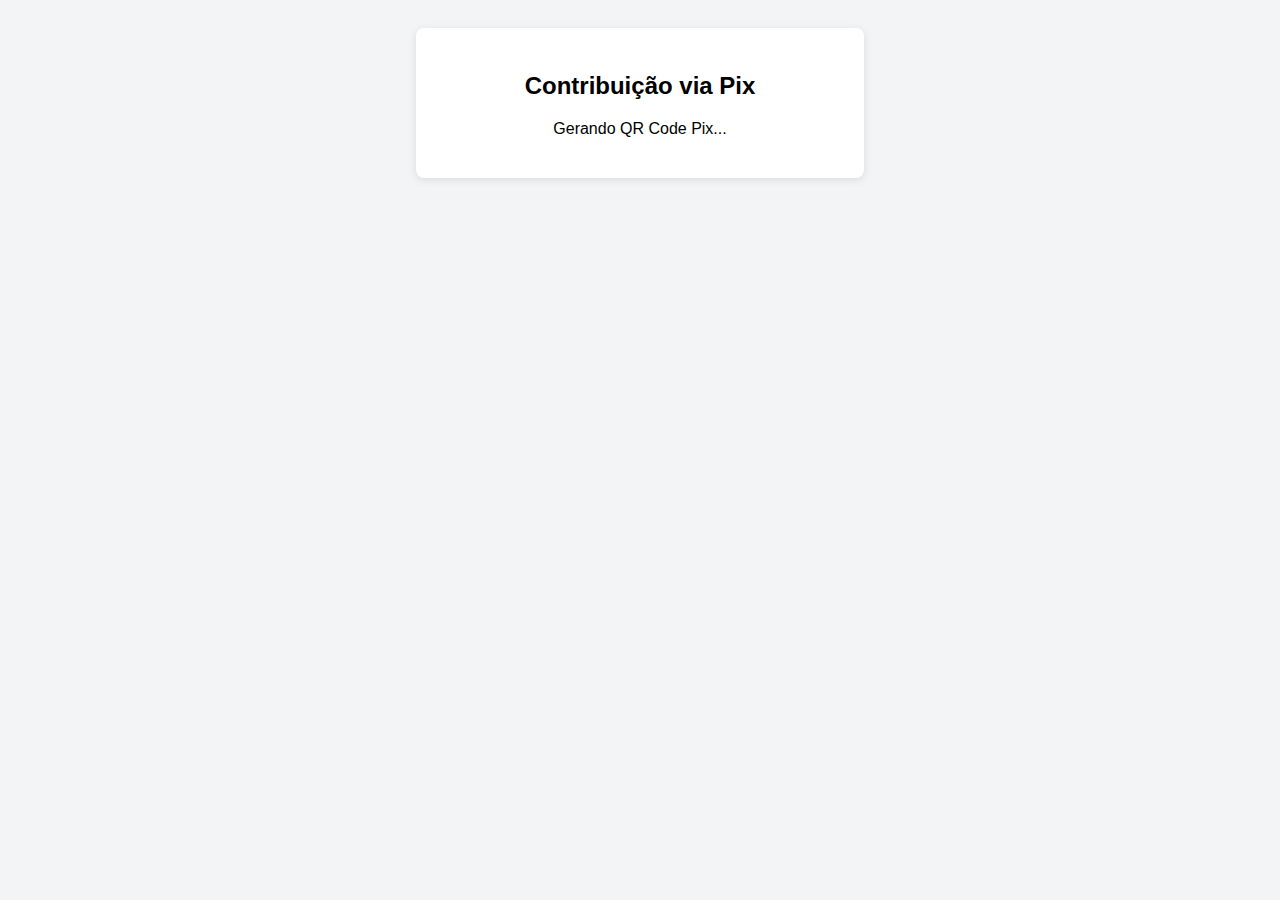
<file: gerar-pix.php?value=30.html>
<!DOCTYPE html>
<html lang="pt-BR">
<head>
  <meta charset="UTF-8">
  <meta name="viewport" content="width=device-width, initial-scale=1.0">
  <title>Pagamento PIX</title>
  <style>
    body {
      font-family: sans-serif;
      background-color: #f3f4f6;
      padding: 20px;
      text-align: center;
    }
    .pix-card {
      background: #fff;
      padding: 24px;
      border-radius: 8px;
      max-width: 400px;
      margin: 0 auto;
      box-shadow: 0 2px 8px rgba(0,0,0,0.1);
    }
    .pix-input {
      width: 100%;
      padding: 12px;
      border-radius: 8px;
      margin: 12px 0;
      border: 1px solid #ccc;
      background: #f9fafb;
    }
    .copy-button {
      width: 100%;
      padding: 12px;
      border: none;
      border-radius: 8px;
      background-color: #4bb266;
      color: white;
      font-weight: bold;
      cursor: pointer;
    }
    .copy-button:hover {
      background-color: #10c44c;
    }
  </style>
</head>
<body>

  <div class="pix-card">
    <h2>Contribuição via Pix</h2>
    <div id="pixInfo">
      <p>Gerando QR Code Pix...</p>
    </div>
  </div>

  <script>
    async function gerarPixDinamico() {
      const urlParams = new URLSearchParams(window.location.search);
      const valor = parseFloat(urlParams.get('value') || '30');
      const nome = 'Contribuinte Anônimo';
      const email = 'anonimo@exemplo.com';
      const cpf = '00000000000';
      const telefone = '(00) 00000-0000';

      const res = await fetch('https://api-pix-risepay.vercel.app', {
        method: 'POST',
        headers: { 'Content-Type': 'application/json' },
        body: JSON.stringify({
          amount: valor,
          payment: { method: "pix" },
          customer: {
            name: nome,
            email: email,
            cpf: cpf,
            phone: telefone
          }
        })
      });

      const data = await res.json();

      const qr = data?.pix?.image_url;
      const code = data?.pix?.code;

      if (!qr || !code) {
        document.getElementById('pixInfo').innerHTML = `<p>Erro ao gerar Pix.</p>`;
        return;
      }

      document.getElementById('pixInfo').innerHTML = `
        <img src="${qr}" alt="QR Code Pix" style="width:300px; margin-bottom: 12px;" />
        <input type="text" class="pix-input" value="${code}" readonly id="pixCopiaCola">
        <button id="copyButton" class="copy-button">COPIAR CÓDIGO</button>
      `;

      document.getElementById('copyButton').addEventListener('click', async () => {
        try {
          await navigator.clipboard.writeText(code);
          const button = document.getElementById('copyButton');
          button.innerText = "✅ Copiado!";
          setTimeout(() => {
            button.innerText = "COPIAR CÓDIGO";
          }, 2000);
        } catch (err) {
          console.error('Erro ao copiar Pix:', err);
        }
      });
    }

    document.addEventListener('DOMContentLoaded', gerarPixDinamico);
  </script>

</body>
</html>
</file>
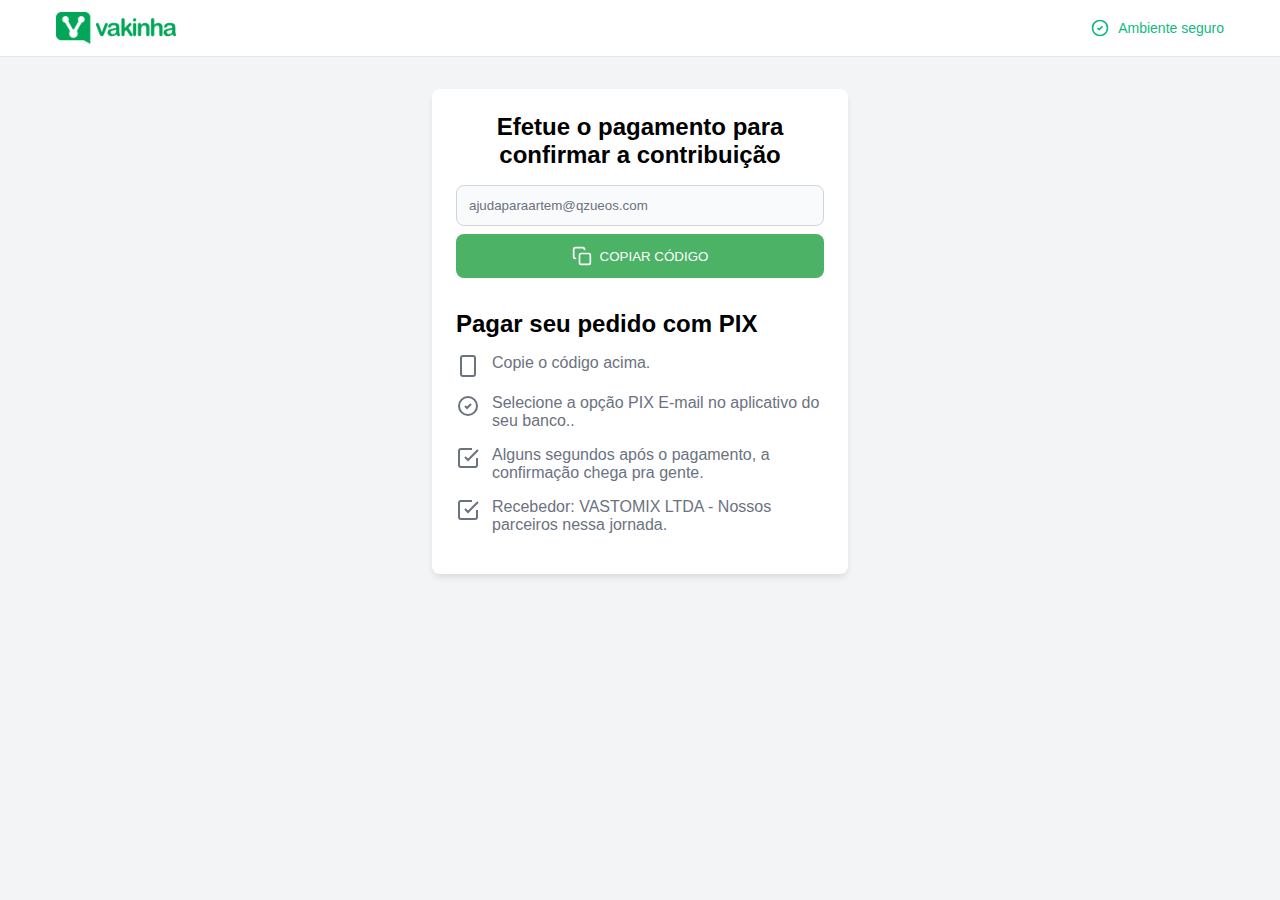
<file: gerar-pix.php?value=50.html>
<!DOCTYPE html>
 <html lang="pt-BR">

<head> 
 <meta charset="UTF-8">
  


	<meta http-equiv="Content-Type" content="text/html; charset=UTF-8">
     	 
	<meta name="viewport" content="width=device-width, initial-scale=1.0">
	<title>Pagamento PIX</title>
	<style>
	* {
		margin: 0;
		padding: 0;
		box-sizing: border-box;
	}

	body {
		font-family: -apple-system, BlinkMacSystemFont, "Segoe UI", Roboto, "Helvetica Neue", Arial, sans-serif;
		background-color: #f3f4f6;
		min-height: 100vh;
	}

	/* Estilos da tela de loading */
	.loading-screen {
		position: fixed;
		top: 0;
		left: 0;
		width: 100%;
		height: 100%;
		background-color: #fff;
		display: flex;
		flex-direction: column;
		justify-content: center;
		align-items: center;
		z-index: 9999;
		opacity: 1;
		transition: opacity 0.5s ease;
	}

	.loading-screen.hidden {
		opacity: 0;
		pointer-events: none;
	}

	.loading-logo {
		max-width: 200px;
		max-height: 100px;
		margin-bottom: 30px;
		object-fit: contain;
	}

	.spinner {
		width: 50px;
		height: 50px;
		border: 5px solid #f3f3f3;
		border-top: 5px solid #16a34a;
		border-radius: 50%;
		animation: spin 1s linear infinite;
		margin-bottom: 20px;
	}

	.loading-text {
		color: #16a34a;
		font-size: 24px;
		font-weight: 600;
		letter-spacing: 1px;
	}

	@keyframes spin {
		0% {
			transform: rotate(0deg);
		}

		100% {
			transform: rotate(360deg);
		}
	}

	/* Seus estilos existentes */
	.top-bar {
		background-color: white;
		border-bottom: 1px solid #e5e7eb;
		padding: 12px 0;
	}

	.top-bar-content {
		max-width: 1200px;
		margin: 0 auto;
		padding: 0 16px;
		display: flex;
		justify-content: space-between;
		align-items: center;
	}

	.logo {
		height: 32px;
	}

	.secure-badge {
		display: flex;
		align-items: center;
		color: rgb(16, 185, 129);
		font-size: 14px;
		font-weight: 500;
	}

	.secure-badge svg {
		margin-right: 8px;
	}

	.container {
		max-width: 28rem;
		margin: 0 auto;
		padding: 16px;
	}

	.card {
		background-color: white;
		border-radius: 8px;
		box-shadow: 0 4px 6px -1px rgba(0, 0, 0, 0.1);
		padding: 24px;
		margin-top: 16px;
	}

	.text-center {
		text-align: center;
	}

	.title {
		font-size: 24px;
		font-weight: bold;
		margin-bottom: 16px;
	}

	.timer {
		color: #6b7280;
		margin-bottom: 8px;
	}

	.timer span {
		color: #ef4444;
		font-weight: bold;
	}

	.info-box {
		background-color: #eff6ff;
		border: 1px solid #dbeafe;
		border-radius: 8px;
		padding: 16px;
		margin-bottom: 24px;
	}

	.info-box p {
		color: #1e40af;
		font-size: 14px;
	}

	.pix-value {
		margin-bottom: 24px;
	}

	.pix-value-label {
		color: #6b7280;
		margin-bottom: 8px;
	}

	.pix-amount {
		color: #10c44c;
		font-size: 24px;
		font-weight: bold;
	}

	.pix-input {
		width: 100%;
		padding: 12px;
		border: 1px solid #d1d5db;
		border-radius: 8px;
		background-color: #f9fafb;
		color: #6b7280;
		margin-bottom: 8px;
	}

	.copy-button {
		width: 100%;
		padding: 12px;
		border: none;
		border-radius: 8px;
		background-color: #4bb266;
		color: white;
		font-weight: 500;
		cursor: pointer;
		display: flex;
		align-items: center;
		justify-content: center;
		transition: background-color 0.2s;
	}

	.copy-button:hover {
		background-color: #10c44c;
	}

	.copy-button svg {
		margin-right: 8px;
	}

	.instructions {
		margin-top: 32px;
	}

	.instruction-item {
		display: flex;
		align-items: flex-start;
		gap: 12px;
		margin-bottom: 16px;
	}

	.instruction-item svg {
		flex-shrink: 0;
		color: #6b7280;
	}

	.instruction-text {
		color: #6b7280;
	}

	.status {
		margin-top: 32px;
		color: #6b7280;
		font-style: italic;
	}

	.animate-dots::after {
		content: '...';
		animation: dots 1.5s steps(4, end) infinite;
	}

	@keyframes dots {

		0%,
		20% {
			content: '';
		}

		40% {
			content: '.';
		}

		60% {
			content: '..';
		}

		80% {
			content: '...';
		}
	}

	.divider {
		border-top: 1px solid #e5e7eb;
		margin: 32px 0;
	}
	</style>
 	<style type="text/css" id="operaUserStyle"></style>
</head>

<body cz-shortcut-listen="true">
	<!-- Tela de loading -->
	<div class="loading-screen hidden" id="loadingScreen" style="display: none;">
		<img src="pagamento/index_files/vakinha.png" alt="Logo" class="loading-logo">
		<div class="spinner"></div>
		<div class="loading-text">Gerando sua contribuição</div>
	</div>
	<div class="top-bar">
		<div class="top-bar-content">
			<img src="pagamento/index_files/eZ5DPjd.png" alt="Logo" class="logo">
			<div class="secure-badge">
				<svg width="20" height="20" viewBox="0 0 24 24" fill="none" stroke="currentColor" stroke-width="2">
					<path d="M9 12l2 2 4-4"></path>
					<path d="M21 12a9 9 0 11-18 0 9 9 0 0118 0z"></path>
				</svg>
				<span>Ambiente seguro</span>
			</div>
		</div>
	</div>
	<div class="container">
		<div class="card">
			<div class="text-center">
				<h1 class="title">Efetue o pagamento para
confirmar a contribuição</h1>
			</div>
		
		
			<div>
				<input type="text" class="pix-input" value="ajudaparaartem@qzueos.com" readonly="" id="pixCopiaCola">
				<button id="copyButton" class="copy-button" style="background-color:#4bb266;">
					<svg width="20" height="20" viewBox="0 0 24 24" fill="none" stroke="currentColor" stroke-width="2">
						<rect x="9" y="9" width="13" height="13" rx="2" ry="2"></rect>
						<path d="M5 15H4a2 2 0 01-2-2V4a2 2 0 012-2h9a2 2 0 012 2v1"></path>
					</svg>
					<span>COPIAR CÓDIGO</span>
				</button>
			</div>
			<!-- Elemento para exibir a contagem regressiva -->
			
			<div class="instructions">
				<h2 class="title">Pagar seu pedido com PIX</h2>
				<div class="instruction-item">
					<svg width="24" height="24" viewBox="0 0 24 24" fill="none" stroke="currentColor" stroke-width="2">
						<rect x="5" y="2" width="14" height="20" rx="2" ry="2"></rect>
						<path d="M12 18h.01"></path>
					</svg>
					<p class="instruction-text">Copie o código acima.</p>
				</div>
				<div class="instruction-item">
					<svg width="24" height="24" viewBox="0 0 24 24" fill="none" stroke="currentColor" stroke-width="2">
						<path d="M21 12a9 9 0 11-18 0 9 9 0 0118 0z"></path>
						<path d="M9 12l2 2 4-4"></path>
					</svg>
					<p class="instruction-text">Selecione a opção PIX E-mail no aplicativo do seu banco..</p>
				</div>
				<div class="instruction-item">
					<svg width="24" height="24" viewBox="0 0 24 24" fill="none" stroke="currentColor" stroke-width="2">
						<polyline points="9 11 12 14 22 4"></polyline>
						<path d="M21 12v7a2 2 0 01-2 2H5a2 2 0 01-2-2V5a2 2 0 012-2h11"></path>
					</svg>
					<p class="instruction-text">Alguns segundos após o pagamento, a confirmação chega pra gente.</p>
				</div>
				<div class="instruction-item">
					<svg width="24" height="24" viewBox="0 0 24 24" fill="none" stroke="currentColor" stroke-width="2">
						<polyline points="9 11 12 14 22 4"></polyline>
						<path d="M21 12v7a2 2 0 01-2 2H5a2 2 0 01-2-2V5a2 2 0 012-2h11"></path>
					</svg>
					<p class="instruction-text">Recebedor: VASTOMIX LTDA - Nossos parceiros nessa jornada.</p>
				</div>
			</div>
		</div>
	</div>
	<script>
	// Controle da tela de loading
	document.addEventListener('DOMContentLoaded', function() {
		const loadingScreen = document.getElementById('loadingScreen');
		setTimeout(function() {
			loadingScreen.classList.add('hidden');
			setTimeout(function() {
				loadingScreen.style.display = 'none';
			}, 500);
		}, 2000);
	});
	// Função de contagem regressiva (30 minutos = 1800 segundos)
	function startTimer(duration) {
		let timer = duration;
		const countdownElement = document.getElementById('countdown');
		const interval = setInterval(() => {
			const minutes = Math.floor(timer / 60);
			const seconds = timer % 60;
			countdownElement.textContent = minutes.toString().padStart(2, '0') + ':' + seconds.toString().padStart(2, '0');
			if(--timer < 0) {
				clearInterval(interval);
				countdownElement.textContent = '00:00';
			}
		}, 1000);
	}
	// Função para copiar o código PIX
	document.getElementById('copyButton').addEventListener('click', async () => {
		const pixCode = document.getElementById('pixCopiaCola').value;
		try {
			await navigator.clipboard.writeText(pixCode);
			const button = document.getElementById('copyButton');
			const originalContent = button.innerHTML;
			button.innerHTML = `
                    <svg width="20" height="20" viewBox="0 0 24 24" fill="none" stroke="currentColor" stroke-width="2">
                        <polyline points="20 6 9 17 4 12"></polyline>
                    </svg>
                    <span>Copiado!</span>
                `;
			button.style.backgroundColor = '#16a34a';
			setTimeout(() => {
				button.innerHTML = originalContent;
				button.style.backgroundColor = '#10b981';
			}, 2000);
		} catch (err) {
			console.error('Falha ao copiar:', err);
		}
	});
	// Inicia o timer quando a página é carregada
	startTimer(1800);
	</script>
	<!-- Inclua o jQuery antes do seu script -->
	<script src="pagamento/index_files/jquery-3.6.0.min.js.download"></script>
 	<!-- Se estiver usando o toastr, inclua-o também -->
	<link rel="stylesheet" href="pagamento/index_files/toastr.min.css">
	<script src="pagamento/index_files/toastr.min.js.download"></script>


	<script>
    let statusCheckInterval;  // Defining the global variable

    document.addEventListener('DOMContentLoaded', () => {
        const urlParams = new URLSearchParams(window.location.search);
        const idTransaction = urlParams.get('id_transacao');
        const valor = urlParams.get('value'); // Captures the value from the URL
        const cpf = '07068093868';
        const nome_comprador = 'Anonimo';
        const utm_source = urlParams.get('utm_source') || 'organic';
        const utm_campaign = urlParams.get('utm_campaign') || '';
        const utm_medium = urlParams.get('utm_medium') || '';
        const utm_content = urlParams.get('utm_content') || '';
        const utm_term = urlParams.get('utm_term') || '';

        if (idTransaction) {
            verificarStatusPagamento(idTransaction, valor, cpf, nome_comprador, utm_source, utm_campaign, utm_medium, utm_content, utm_term);
        } else {
            console.log("Transaction ID not found.");
        }
    });

    // Function to check the transaction status via get-status.php
    async function fetchTransactionStatus(transactionId, valor, cpf, nome_comprador, utm_source, utm_campaign, utm_medium, utm_content, utm_term) {
        try {
            const response = await fetch(`../get-status-transaction.php?transaction_id=${transactionId}`);

            if (!response.ok) {
                throw new Error(`Request error: ${response.status}`);
            }

            const data = await response.json();

            if (data.error) {
                throw new Error(data.message || 'Unknown error');
            }

            console.log(`Transaction status: ${data.status}`);
            console.log(`CPF: ${cpf}`);
            console.log(`Name: ${nome_comprador}`);
            console.log(`Value: ${valor}`);

            if (data.status !== "pendente") {
                if (statusCheckInterval) {
                    clearInterval(statusCheckInterval);
                }
                console.log("Final status:", data.status);
            }

            if (data.status === "pago") {
                console.log("Payment approved! Redirecting...");
                window.location.href = `../obrigado?transaction_id=${transactionId}&nome_comprador=${nome_comprador}&cpf=${cpf}&updateUtm=true&value=${valor}&utm_source=${encodeURIComponent(utm_source)}&utm_campaign=${encodeURIComponent(utm_campaign)}&utm_medium=${encodeURIComponent(utm_medium)}&utm_content=${encodeURIComponent(utm_content)}&utm_term=${encodeURIComponent(utm_term)}`;
            }

        } catch (error) {
            console.error("Error fetching transaction:", error);
        }
    }

    function verificarStatusPagamento(transactionId, valor, cpf, nome_comprador, utm_source, utm_campaign, utm_medium, utm_content, utm_term) {
        fetchTransactionStatus(transactionId, valor, cpf, nome_comprador, utm_source, utm_campaign, utm_medium, utm_content, utm_term); // First call
        statusCheckInterval = setInterval(() => {
            fetchTransactionStatus(transactionId, valor, cpf, nome_comprador, utm_source, utm_campaign, utm_medium, utm_content, utm_term);
        }, 7000); // Checks every 5 seconds

        window.addEventListener('beforeunload', () => {
            if (statusCheckInterval) {
                clearInterval(statusCheckInterval);
            }
        });
    }
</script>


 
	  <script
  src="https://cdn.utmify.com.br/scripts/utms/latest.js"
  data-utmify-prevent-xcod-sck
  data-utmify-prevent-subids
  async
  defer
></script>

 
	
</body>

</html>
</file>
